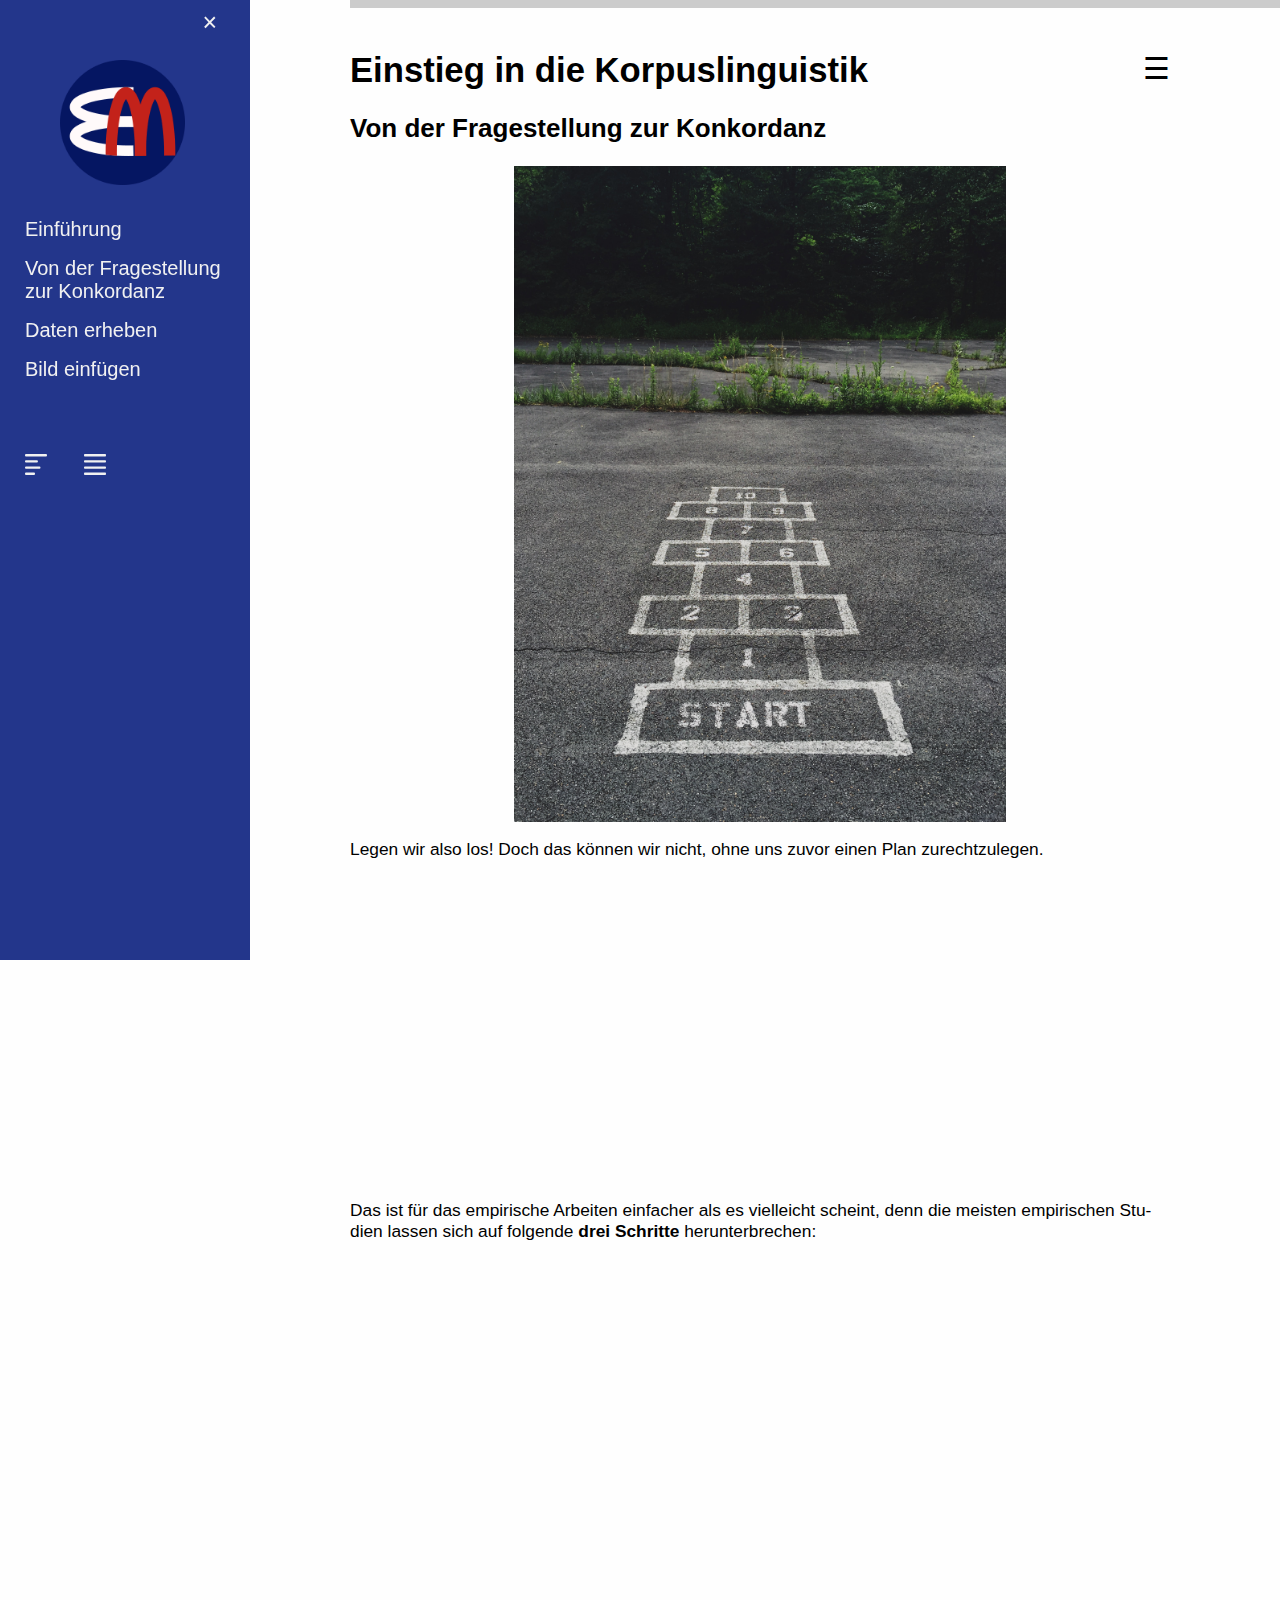
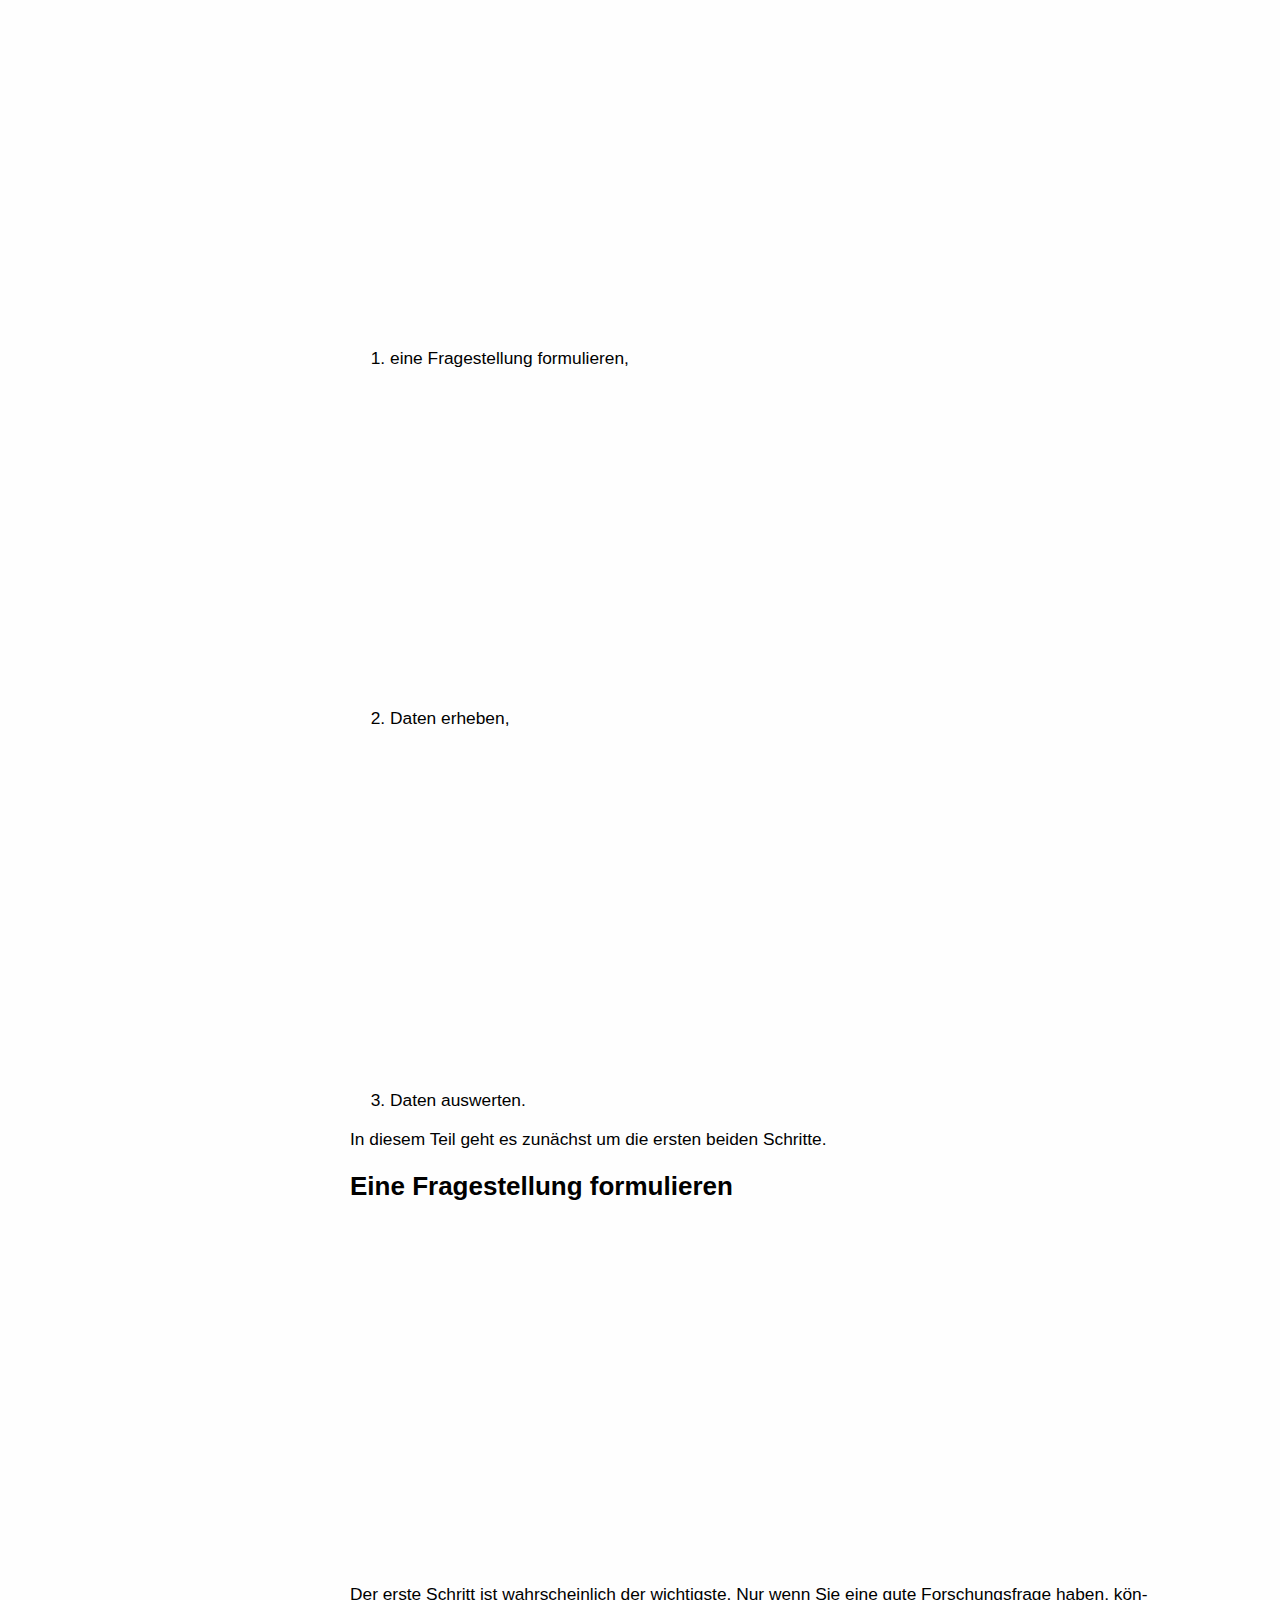
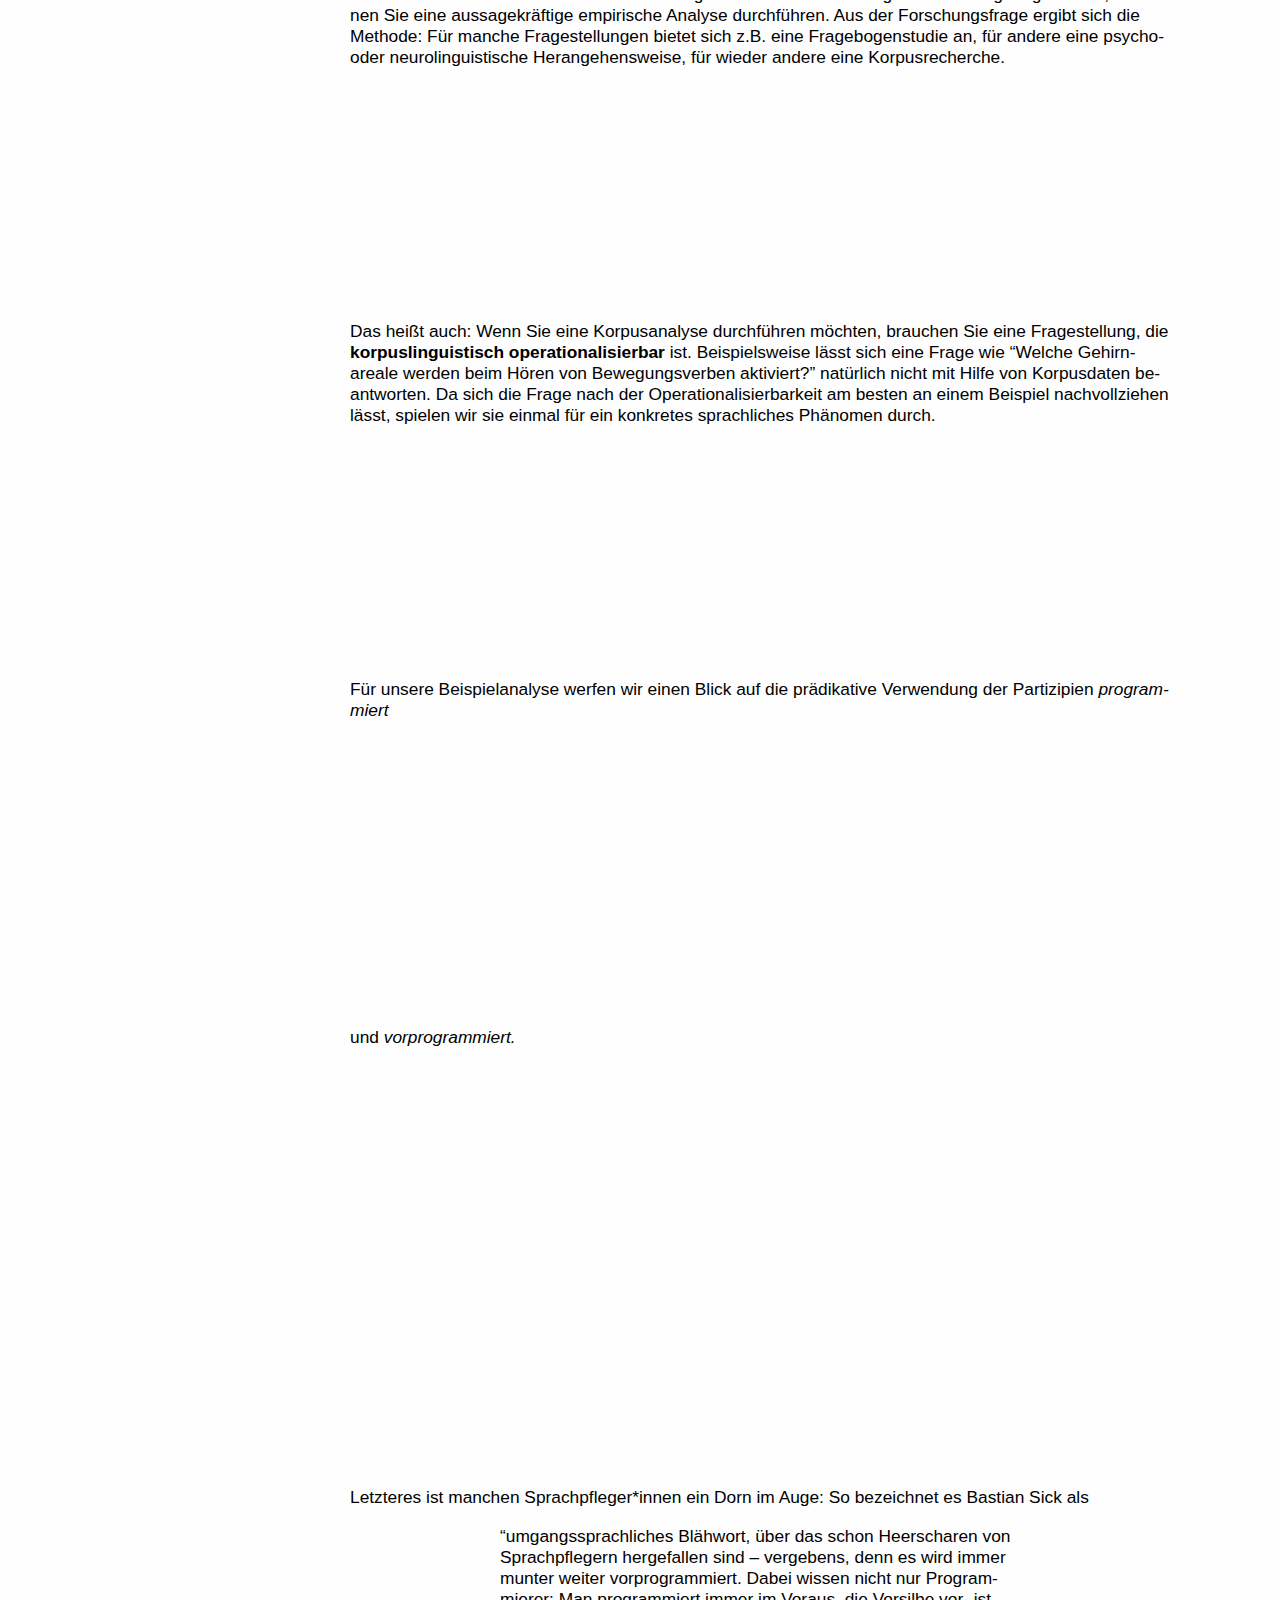
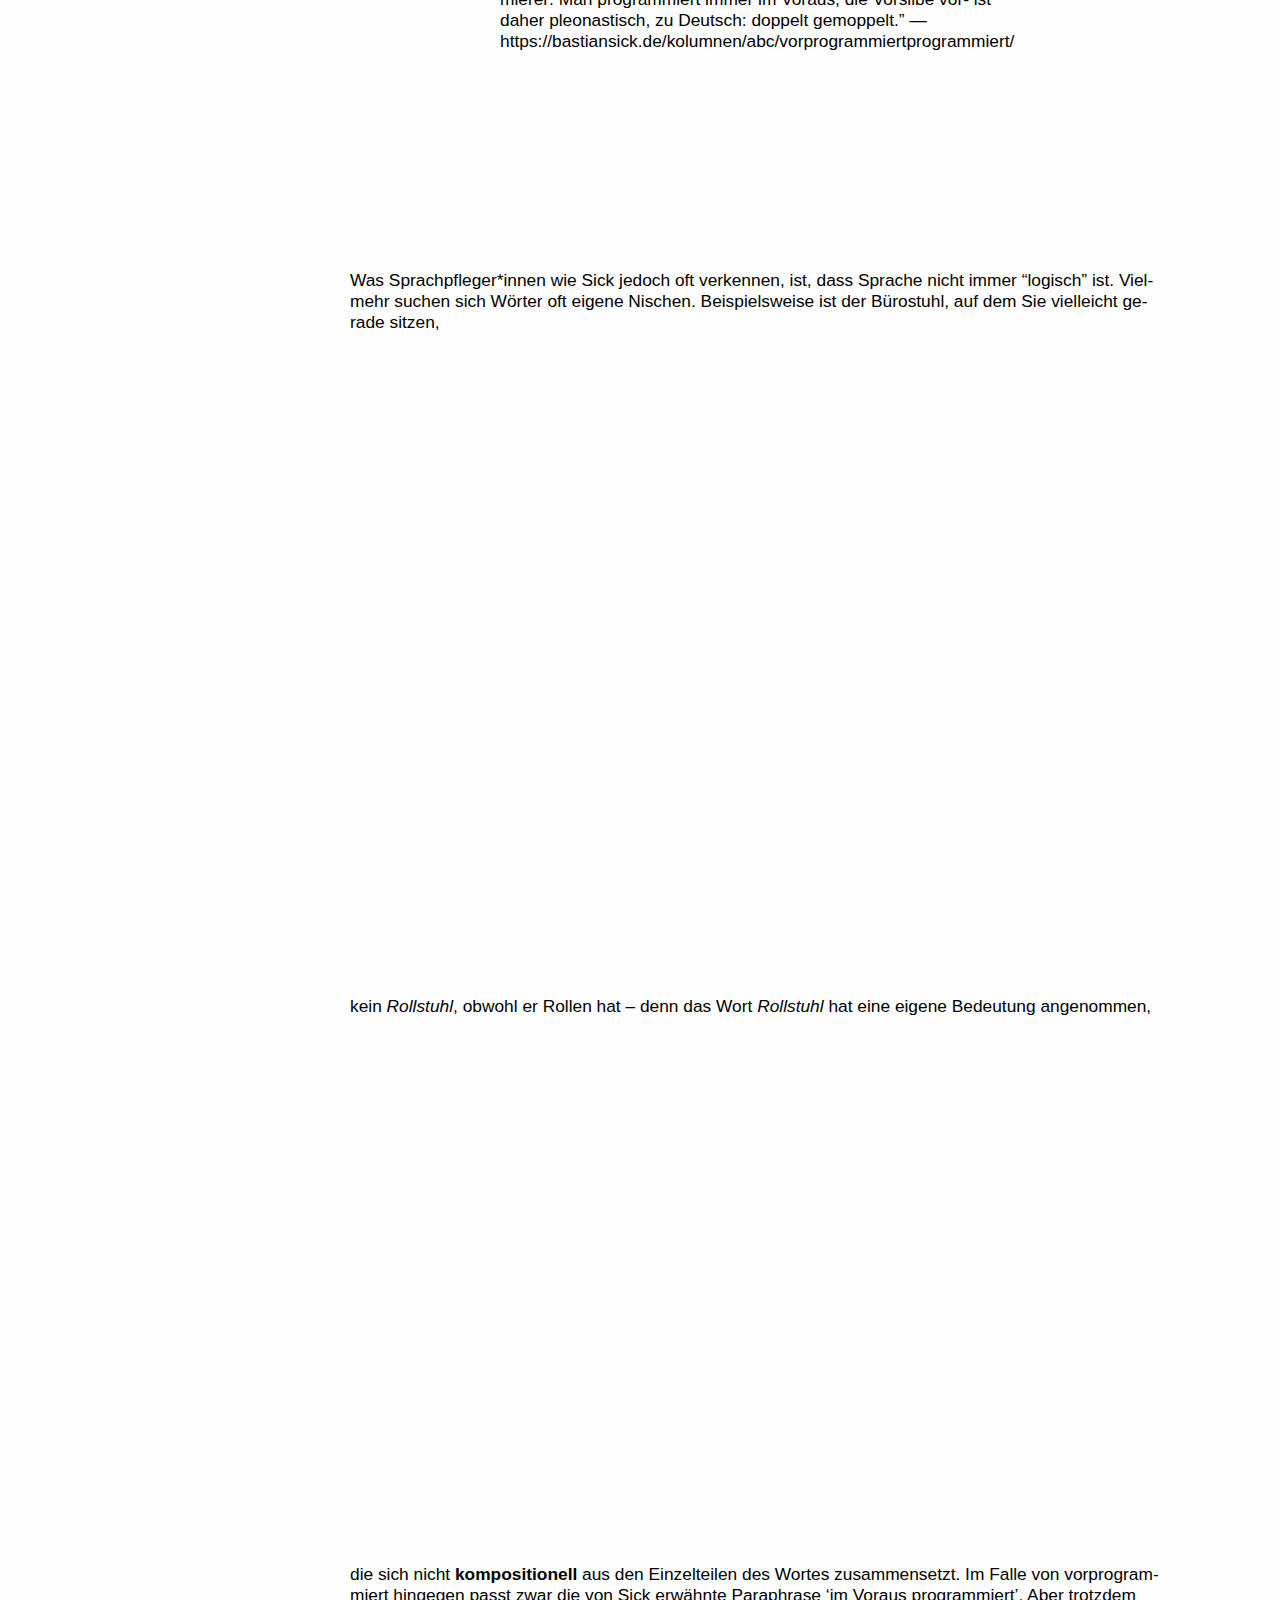
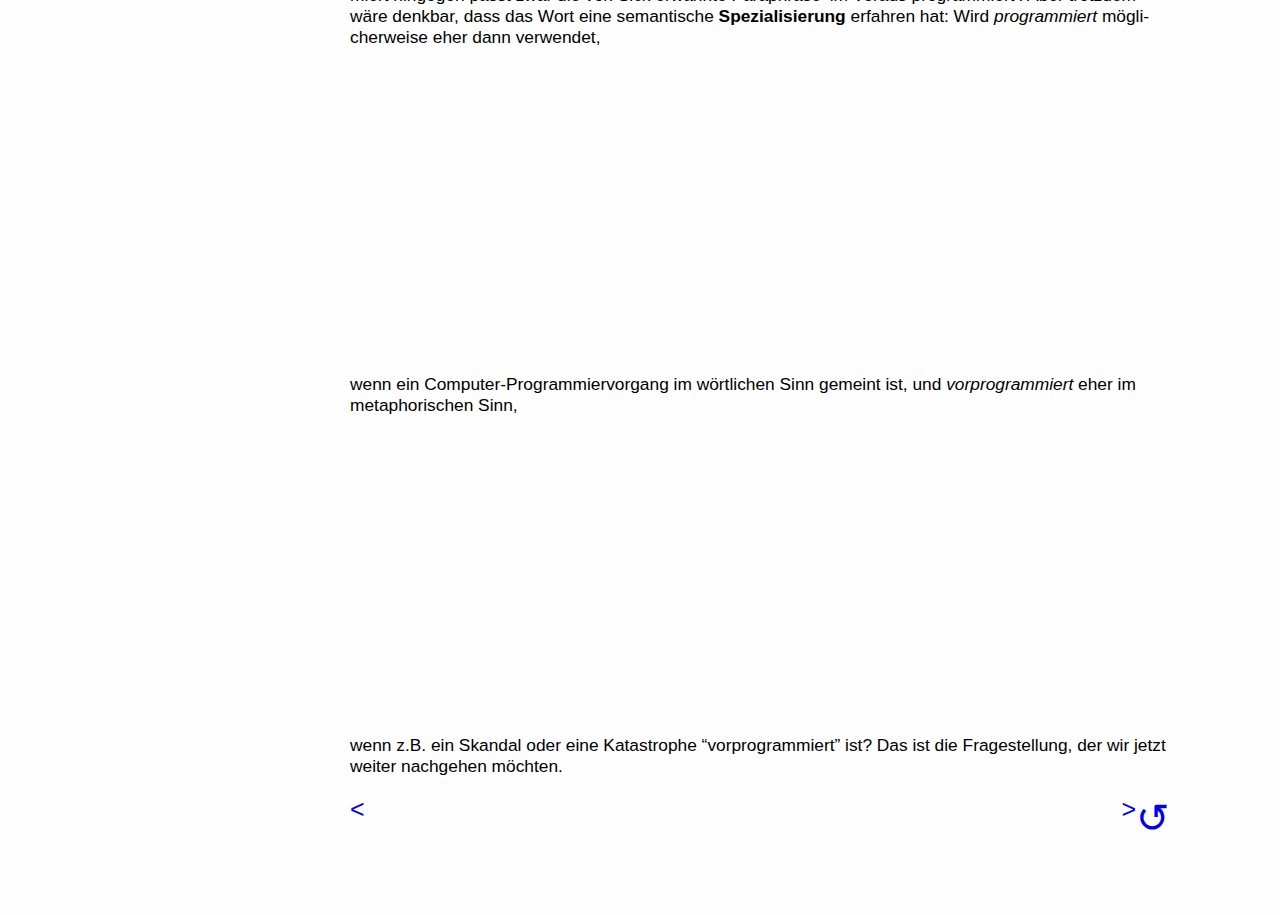
<file: chapters/01-fragestellung-zur-konkordanz.html>
<!DOCTYPE html>
<html lang="de">

<head>
	<title>Einstieg in die Korpuslinguistik</title>
	<meta charset="UTF-8">
	<link rel="icon" href="../img/empiricalmethods-logo-favicon.png">
	<script src="https://ajax.googleapis.com/ajax/libs/jquery/3.3.1/jquery.min.js"></script>
	<script src="../scripts/sidenav.js"></script>
	<script src="../scripts/smoothscroll.js"></script>
	<script src="../scripts/progressbar.js"></script>
	<script src="../scripts/justified.js"></script>
	<script src="../scripts/fontsize.js"></script>
	<script src="../scripts/fade.js"></script>
	<link rel="stylesheet" href="../styles/styles.css">

	<!-- show navigation bar -->
	<script type = "text/javascript">window.onload = openNav;</script>

	
</head>

<!-- main content -->
<div id="main">

<!-- progress bar -->
<div class="header">
	<div class="progress-container">
	  <div class="progress-bar" id="myBar"></div>
	</div>
</div>
  

<!-- main body -->
<body class="animate-in">
<div id="header">
	<div id="mySidenav" class="sidenav">
		<a href="javascript:void(0)" class="closebtn" onclick="toggleNav()">&times;</a>
		<img src="../img/empiricalmethods-logo-favicon.png" style="padding-left:60px;padding-bottom:20px;width:50%;height:auto;"></img>
		<a href="../index.html">Einführung</a>
		<a href="#About">Von der Fragestellung zur Konkordanz</a>
		<a href="02-daten-erheben.html">Daten erheben</a>
		<a href="#further">Bild einfügen</a>
		<p style="leftnavicons">
		<div class="sidenav-bottom">
			<a style="cursor: pointer" onclick="leftalign()" id="trigram">
				<img id="align" src="../img/leftaligned-icon.svg"></img>
			</a>
		</div>
		<div class="sidenav-bottom">
			<a style="cursor: pointer" onclick="justify()" id="trigram">
				<img id="align" src="../img/justified-icon.svg"></img>
			</a>
		</div>
<!-- 		<div class="sidenav-bottom">
			<a style="cursor: pointer" onclick="decrfont()" id="trigram">
				<img id="align" src="../img/textsmaller.svg"></img>
			</a>
		</div>
		<div class="sidenav-bottom">
			<a style="cursor: pointer" onclick="incrfont()" id="trigram">
				<img id="align" src="../img/textbigger.svg"></img>
			</a>
		</div> -->
	</p>
		<!-- <a href="#bla"><img class="bottom" src = "../img/justified-icon.png"></img></a> -->
	  </div>

	  <span style="font-size:30px;cursor:pointer; float:right" onclick="toggleNav()">&#9776;</span>

	  <p>
	  <!-- <img src="../img/empiricalmethods-logo-small.png" style="float:left;height=40%;width=40%;padding-right:20px;"></img> -->
	  <h1>Einstieg in die Korpuslinguistik</h1>
	</p>
</div>
	<div class="main" id="About">

	  <h2>Von der Fragestellung zur Konkordanz</h2>
	

	  <img src="../img/jon-tyson-r9T0LZv8xWQ-unsplash.jpg" style="width:60%" class="center">
		
	 
	 <p>Legen wir also los! Doch das können wir nicht, ohne uns zuvor einen Plan zurechtzulegen. 
	</p>
	</div>
	<div class="fade">
	 
	  <img src="../img/idea-1876659_1920.jpg" alt="Idee" style="width:500px">
	</div>
	
	<div class="main">

		<p>Das ist für das empirische Arbeiten einfacher als es vielleicht scheint, denn die meisten empirischen Studien lassen sich auf folgende <strong>drei Schritte</strong> herunterbrechen:
		</p>

		</div>
	
		<div class="fade">
	
			<img src="../img/simone-secci-49uySSA678U-unsplash.jpg" style="width:500px">
	
		</div>

	<div class="main">
		<ol>
			<li>eine Fragestellung formulieren,</li>

			<div class="fade">
	
				<img src="../img/mika-baumeister-Wpnoqo2plFA-unsplash.jpg" style="width:500px">
		
			</div>

			<li>Daten erheben,</li>

			<div class="fade">
	
				<img src="../img/carlos-muza-hpjSkU2UYSU-unsplash.jpg" style="width:500px">
		
			</div>

			<li>Daten auswerten.</li>

		</ol>

		<p>In diesem Teil geht es zunächst um die ersten beiden Schritte.</p>


	</div>

	<h2>Eine Fragestellung formulieren</h2>

	<div class="fade">
		<img src="../img/gia-oris-_uM5_nG2ssc-unsplash.jpg" style="width:600px">
		
	</div>

	<div class="main">

		<p> Der erste Schritt ist wahrscheinlich der wichtigste. Nur wenn Sie eine gute Forschungsfrage haben, können Sie eine aussagekräftige empirische Analyse durchführen. Aus der Forschungsfrage ergibt sich die Methode: Für manche Fragestellungen bietet sich z.B. eine Fragebogenstudie an, für andere eine psycho- oder neurolinguistische Herangehensweise, für wieder andere eine Korpusrecherche.  </p>
	</div>

	<div class="fade">
		<img src="../img/doors-1767564_1920.png" style="width:400px">
		
	 </div>

	<div class="main">
		<p>Das heißt auch: Wenn Sie eine Korpusanalyse durchführen möchten, brauchen Sie eine Fragestellung, die <strong>korpuslinguistisch operationalisierbar</strong> ist. Beispielsweise lässt sich eine Frage wie “Welche Gehirnareale werden beim Hören von Bewegungsverben aktiviert?” natürlich nicht mit Hilfe von Korpusdaten beantworten.
			Da sich die Frage nach der Operationalisierbarkeit am besten an einem Beispiel nachvollziehen lässt, spielen wir sie einmal für ein konkretes sprachliches Phänomen durch. 
			</p>

			<div class="fade">
				<img src="../img/doors-1767563_1920.jpg" style="width:400px">
				
			 </div>	

			 <p>Für unsere Beispielanalyse werfen wir einen Blick auf die prädikative Verwendung der Partizipien <i>programmiert</i></p>

			 <div class="fade">
				<img src="../img/dual-screen-1745705_1280.png" style="width:400px">
				
			 </div>	

			 <p>und <i>vorprogrammiert.</i></p>

			 <div class="fade">
				<img src="../img/dual-screen-1745705_12803.png" style="width:400px">
				
			 </div>	

			 <p>Letzteres ist manchen Sprachpfleger*innen ein Dorn im Auge: So bezeichnet es Bastian Sick als</p>
				
			 <div class="quote">
			 <p>“umgangssprachliches Blähwort, über das schon Heerscharen von Sprachpflegern hergefallen sind – vergebens, denn es wird immer munter weiter vorprogrammiert. Dabei wissen nicht nur Programmierer: Man programmiert immer im Voraus, die Vorsilbe vor- ist daher pleonastisch, zu Deutsch: doppelt gemoppelt.” — https://bastiansick.de/kolumnen/abc/vorprogrammiertprogrammiert/</p>
			</div>

			<div class="fade">
				<img src="../img/arrogant-4625238_1280.png" style="width:200px">
				
			 </div>	

<p>Was Sprachpfleger*innen wie Sick jedoch oft verkennen, ist, dass Sprache nicht immer “logisch” ist. Vielmehr suchen sich Wörter oft eigene Nischen. Beispielsweise ist der Bürostuhl, auf dem Sie vielleicht gerade sitzen,</p>

<div class="fade">
	<img src="../img/desk-chair-4948326_1280.png" style="width:400px">
	
 </div>	

<p>kein <i>Rollstuhl</i>, obwohl er Rollen hat – denn das Wort <i>Rollstuhl</i> hat eine eigene Bedeutung angenommen,</p>

<div class="fade">
	<img src="../img/wheelchair-1819053_1280.png" style="width:400px">
	
 </div>	

<p>die sich nicht <strong>kompositionell</strong> aus den Einzelteilen des Wortes zusammensetzt. Im Falle von vorprogrammiert hingegen passt zwar die von Sick erwähnte Paraphrase ‘im Voraus programmiert’. Aber trotzdem wäre denkbar, dass das Wort eine semantische <strong>Spezialisierung</strong> erfahren hat: Wird <i>programmiert</i> möglicherweise eher dann verwendet,</p>
 
<div class="fade">
	<img src="../img/startup-849804_1920.jpg" style="width:400px">
	
 </div>	

 <p>wenn ein Computer-Programmiervorgang im wörtlichen Sinn gemeint ist, und <i>vorprogrammiert</i> eher im metaphorischen Sinn,</p>
 
 <div class="fade">
	<img src="../img/emergency-4314503_1280.png" style="width:400px">
	
 </div>	

 <p>wenn z.B. ein Skandal oder eine Katastrophe “vorprogrammiert” ist? Das ist die Fragestellung, der wir jetzt weiter nachgehen möchten.</p>

	</div>
  
	<div id="up" style="float:right;font-size:40px;color:red"><a href="#header">↺</a></div>
	
	<span style="font-size:25px;float:left;"><a href="../index.html"><</a></span>
	<span style="font-size:25px;float:right;"><a href="../index.html">></a></span>



</body>

<!-- fade effect-->
<script>
	window.addEventListener("beforeunload", function () {
		document.body.classList.add("animate-out");
	  });
	</script>  

</div>
</html>
</file>
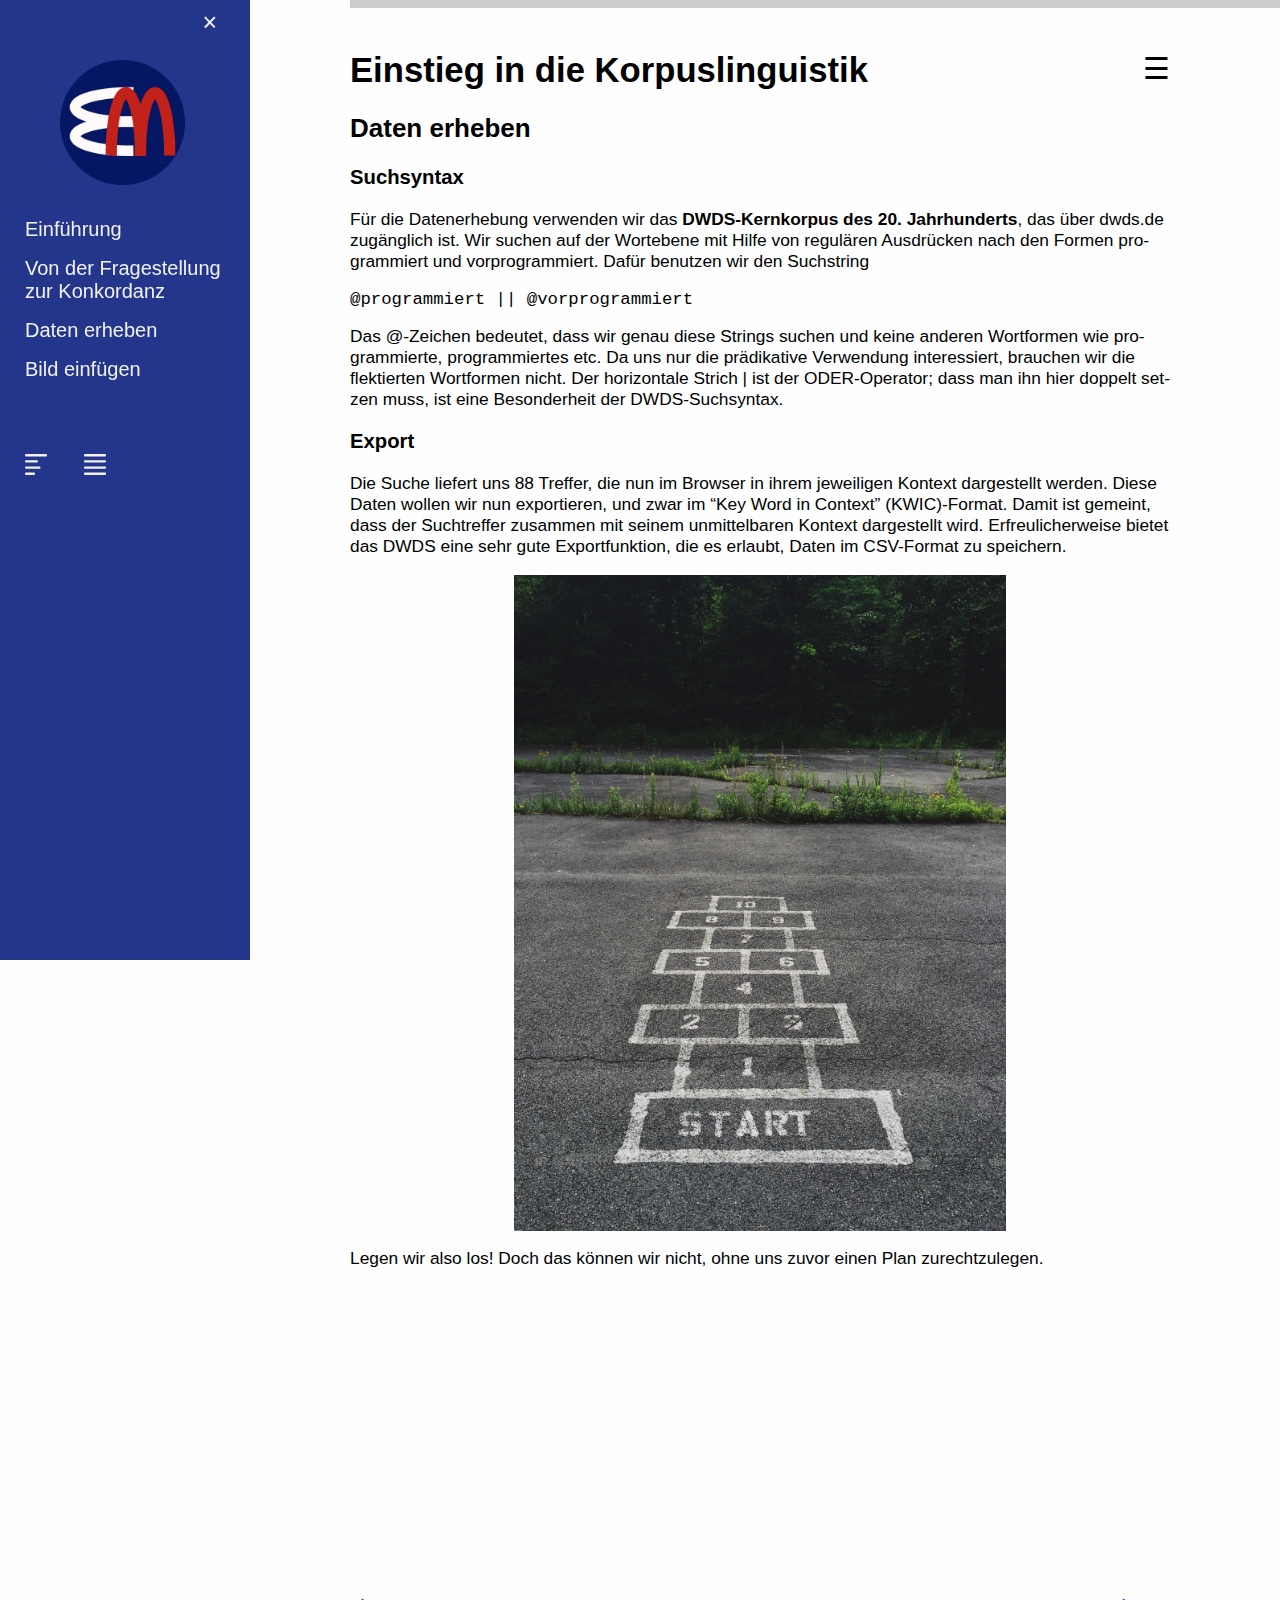
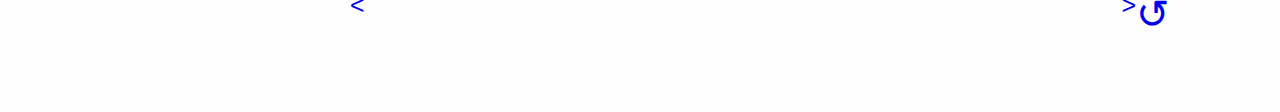
<file: chapters/02-daten-erheben.html>
<!DOCTYPE html>
<html lang="de">

<head>
	<title>Einstieg in die Korpuslinguistik</title>
	<meta charset="UTF-8">
	<link rel="icon" href="../img/empiricalmethods-logo-favicon.png">
	<script src="https://ajax.googleapis.com/ajax/libs/jquery/3.3.1/jquery.min.js"></script>
	<script src="../scripts/sidenav.js"></script>
	<script src="../scripts/smoothscroll.js"></script>
	<script src="../scripts/progressbar.js"></script>
	<script src="../scripts/justified.js"></script>
	<script src="../scripts/fontsize.js"></script>
	<script src="../scripts/fade.js"></script>
	<link rel="stylesheet" href="../styles/styles.css">

	<!-- show navigation bar -->
	<script type = "text/javascript">window.onload = openNav;</script>

	
</head>

<!-- main content -->
<div id="main">

<!-- progress bar -->
<div class="header">
	<div class="progress-container">
	  <div class="progress-bar" id="myBar"></div>
	</div>
</div>
  

<!-- main body -->
<body class="animate-in">
<div id="header">
	<div id="mySidenav" class="sidenav">
		<a href="javascript:void(0)" class="closebtn" onclick="toggleNav()">&times;</a>
		<img src="../img/empiricalmethods-logo-favicon.png" style="padding-left:60px;padding-bottom:20px;width:50%;height:auto;"></img>
		<a href="../index.html">Einführung</a>
		<a href="01-fragestellung-zur-konkordanz.html">Von der Fragestellung zur Konkordanz</a>
		<a href="#About">Daten erheben</a>
		<a href="#further">Bild einfügen</a>
		<p style="leftnavicons">
		<div class="sidenav-bottom">
			<a style="cursor: pointer" onclick="leftalign()" id="trigram">
				<img id="align" src="../img/leftaligned-icon.svg"></img>
			</a>
		</div>
		<div class="sidenav-bottom">
			<a style="cursor: pointer" onclick="justify()" id="trigram">
				<img id="align" src="../img/justified-icon.svg"></img>
			</a>
		</div>
<!-- 		<div class="sidenav-bottom">
			<a style="cursor: pointer" onclick="decrfont()" id="trigram">
				<img id="align" src="../img/textsmaller.svg"></img>
			</a>
		</div>
		<div class="sidenav-bottom">
			<a style="cursor: pointer" onclick="incrfont()" id="trigram">
				<img id="align" src="../img/textbigger.svg"></img>
			</a>
		</div> -->
	</p>
		<!-- <a href="#bla"><img class="bottom" src = "../img/justified-icon.png"></img></a> -->
	  </div>

	  <span style="font-size:30px;cursor:pointer; float:right" onclick="toggleNav()">&#9776;</span>

	  <p>
	  <!-- <img src="../img/empiricalmethods-logo-small.png" style="float:left;height=40%;width=40%;padding-right:20px;"></img> -->
	  <h1>Einstieg in die Korpuslinguistik</h1>
	</p>
</div>
	<div class="main" id="About">

	  <h2>Daten erheben</h2>

	  <h3>Suchsyntax</h3>

	 <p>Für die Datenerhebung verwenden wir das <strong>DWDS-Kernkorpus des 20. Jahrhunderts</strong>, das über dwds.de zugänglich ist. Wir suchen auf der Wortebene mit Hilfe von regulären Ausdrücken nach den Formen programmiert und vorprogrammiert. Dafür benutzen wir den Suchstring</p>
	<pre>@programmiert || @vorprogrammiert</pre>
	<p>Das @-Zeichen bedeutet, dass wir genau diese Strings suchen und keine anderen Wortformen wie programmierte, programmiertes etc. Da uns nur die prädikative Verwendung interessiert, brauchen wir die flektierten Wortformen nicht. Der horizontale Strich | ist der ODER-Operator; dass man ihn hier doppelt setzen muss, ist eine Besonderheit der DWDS-Suchsyntax.</p>

	<h3>Export</h3>
	
	<p>Die Suche liefert uns 88 Treffer, die nun im Browser in ihrem jeweiligen Kontext dargestellt werden. Diese Daten wollen wir nun exportieren, und zwar im “Key Word in Context” (KWIC)-Format. Damit ist gemeint, dass der Suchtreffer zusammen mit seinem unmittelbaren Kontext dargestellt wird. Erfreulicherweise bietet das DWDS eine sehr gute Exportfunktion, die es erlaubt, Daten im CSV-Format zu speichern.</p>

	  <img src="../img/jon-tyson-r9T0LZv8xWQ-unsplash.jpg" style="width:60%" class="center">
		
	 
	 <p>Legen wir also los! Doch das können wir nicht, ohne uns zuvor einen Plan zurechtzulegen. 
	</p>
	</div>
	<div class="fade">
	 
	  <img src="../img/idea-1876659_1920.jpg" alt="Idee" style="width:500px">
	</div>
	
	<div class="main">


	</div>
  
	<div id="up" style="float:right;font-size:40px;color:red"><a href="#header">↺</a></div>
	
	<span style="font-size:25px;float:left;"><a href="../index.html"><</a></span>
	<span style="font-size:25px;float:right;"><a href="../index.html">></a></span>



</body>

<!-- fade effect-->
<script>
	window.addEventListener("beforeunload", function () {
		document.body.classList.add("animate-out");
	  });
	</script>  

</div>
</html>
</file>
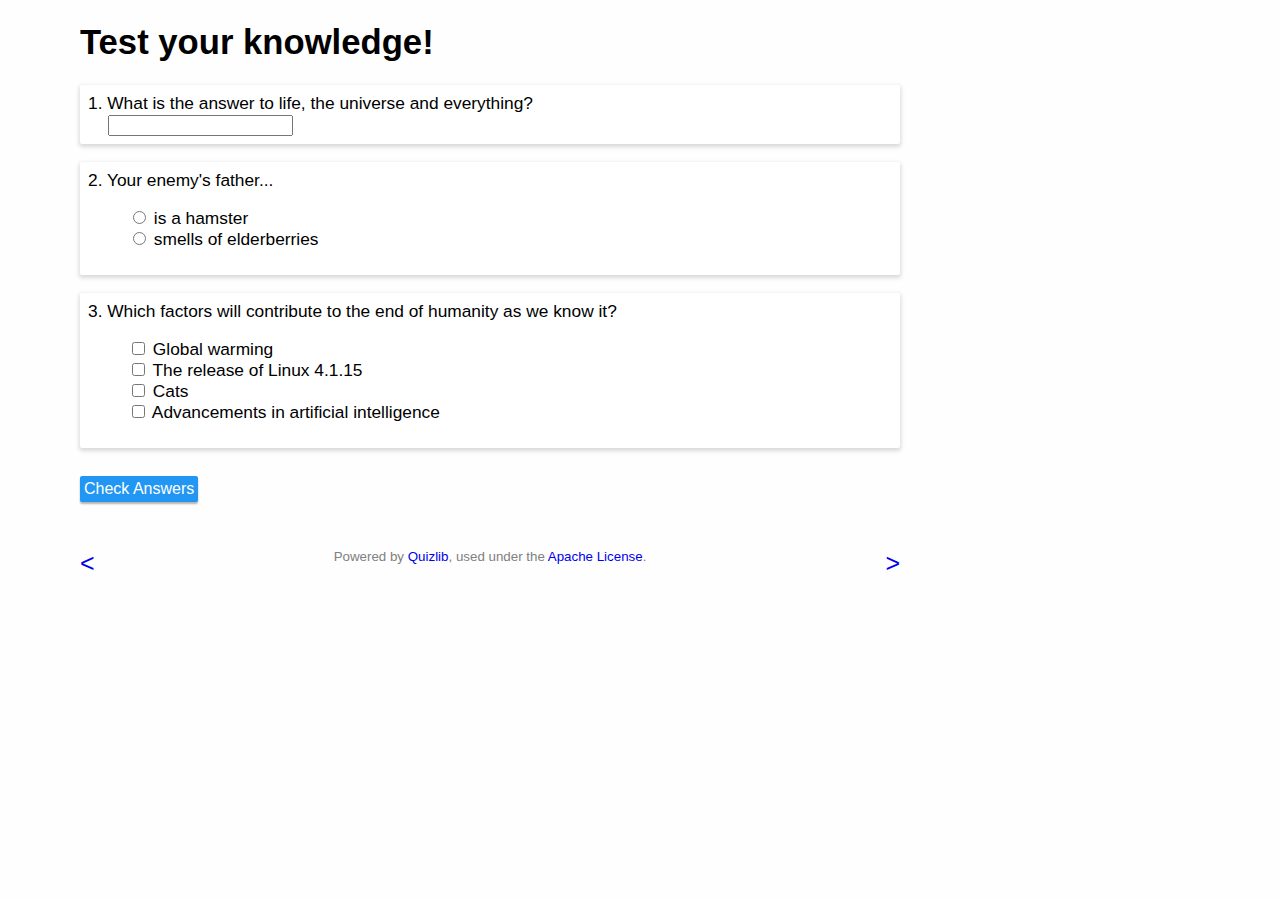
<file: quiz/quiz.html>
<!-- Try this example at https://alpsquid.github.io/quizlib -->

<!DOCTYPE html>
<html>
    <head>
        <meta charset='utf-8'>
        <script type="text/javascript" src="../scripts/quizlib.1.0.1.min.js"></script>
        <!-- Dev: <script type="text/javascript" src="../../src/quizlib.js"></script>-->
        <script type="text/javascript" src="../scripts/main.js"></script>
        <link rel="stylesheet" type="text/css" href="../styles/quizlib.min.css" media="screen">
        <!-- Dev: <link rel="stylesheet" type="text/css" href="../../src/quizlib.css" media="screen">-->
		<link rel="stylesheet" type="text/css" href="../styles/quizlib_stylesheet.css" media="screen">
		<link rel="stylesheet" type="text/css" href="../styles/styles.css">
        
        <title>Quizlib Example</title>
    </head>

    <body class="animate-in">

		<h1>Test your knowledge!</h1>


        <!-- Quiz Results -->
        <div id="quiz-result" class="card">
            You Scored <span id="quiz-percent"></span>% - <span id="quiz-score"></span>/<span id="quiz-max-score"></span><br/>
        </div>
        
        <!-- Quiz Container -->
        <div id="quiz">
            <!-- Question 1 -->
            <div class="card quizlib-question">
                <div class="quizlib-question-title">1. What is the answer to life, the universe and everything?</div>
                <div class="quizlib-question-answers">
                    <input type="text" name="q1">
                </div>
            </div>
            <!-- Question 2 -->
            <div class="card quizlib-question">
                <div class="quizlib-question-title">2. Your enemy's father...</div>
                <div class="quizlib-question-answers">
                    <ul>
                        <li><label><input type="radio" name="q2" value="a"> is a hamster</label></li>
                        <li><label><input type="radio" name="q2" value="b"> smells of elderberries</label></li>
                    </ul>
                </div>
            </div>
            <!-- Question 3 -->
            <div class="card quizlib-question">
                <div class="quizlib-question-title">3. Which factors will contribute to the end of humanity as we know it?</div>
                <div class="quizlib-question-answers">
                    <ul>
                        <li><label><input type="checkbox" name="q3" value="a"> Global warming</label></li>
                        <li><label><input type="checkbox" name="q3" value="b"> The release of Linux 4.1.15</label></li>
                        <li><label><input type="checkbox" name="q3" value="c"> Cats</label></li>
                        <li><label><input type="checkbox" name="q3" value="d"> Advancements in artificial intelligence</label></li>
                    </ul>
                </div>
            </div>
            <!-- Answer Button -->
            <button type="button" onclick="showResults();">Check Answers</button>
		</div>

	<p>

		<span style="font-size:25px;float:left;"><a href="../index.html"><</a></span>
		<span style="font-size:25px;float:right;"><a href="../index.html">></a></span>
	</p>
		<p style="text-align: center; font-size:10pt"><font color="grey">Powered by <a href="https://github.com/ALPSquid/quizlib" target="_blank">Quizlib</a>, used under the <a href="http://www.apache.org/licenses/LICENSE-2.0" target="_blank">Apache License</a>.</font></p>

	</body>
	
<!-- fade effect-->
<script>
	window.addEventListener("beforeunload", function () {
		document.body.classList.add("animate-out");
	  });
	</script>  

</html>
</file>
<file: styles/styles.css>
html{
    background-color: #fefefe
}

/* main document */
body {
  background-color: #fefefe;
  font-family: Open Sans, Arial;
  font-size: 13pt;
  margin-left: 80px;
  margin-right: 90px;
  margin-bottom: 100px;
  text-align: left;
  hyphens: auto;
}

/* use this style for inline code examples */
.hr1 {
	background-color: #fefefe;
	font-family: 'Courier New', Courier, monospace;
	color: rgba(119, 59, 10, 0.842);
	font-size: 13pt;
}

/* quotes */

.quote{
	margin-left:150px;
	margin-right:150px;
}


/* code elements */
code {
	font-family: Consolas,"courier new";
	color: rgb(128, 73, 84);
	background-color: #f1f1f1;
	padding: 2px;
	font-size: 105%;
  }

.code {
	font-family: Consolas,"courier new";
	background-color: #f1f1f1;
}

/* Header / Title */
.header {
    padding: 0px;
    text-align: left;
    background: #fefefe;
    font-family: Open Sans, Arial;
    margin-bottom: 20px
  }
  
  .header h1 {
    font-size: 40px;
    font-family: Open Sans, Arial;
    margin-bottom: 20px
  }

/* Bootstrap sidenav */

.wrapper {
    display: flex;
    width: 100%;
}

#sidebar {
    width: 250px;
    position: fixed;
    top: 0;
    left: 0;
    height: 100vh;
    z-index: 999;
    background: #1136ca;
    color: #fff;
    transition: all 0.3s;
}


/* Style the side navigation bar */
.sidenav {
	height: 100%;
	width: 0px;
	position: fixed;
	z-index: 1;
	top: 0;
	left: 0;
	background-color: #0a1f7ee5;
	overflow-x: hidden;
	transition: 0.5s;
	padding-top: 60px;
  }

  
  .sidenav a {
	padding: 8px 8px 8px 25px;
	text-decoration: none;
	font-size: 20px !important;
	color: #f1f1f1;
	display: block;
	transition: 0.3s;
  }
  
  .sidenav a:hover {
	color: #d4d4d462;
  }
  
  .sidenav .closebtn {
	position: absolute;
	top: 0;
	right: 25px;
	font-size: 25px !important;
	margin-left: 50px;
  }

  .sidenav-bottom {
	  margin-top:40px;
	  display: inline-block;
	  vertical-align:top;
	  white-space: nowrap;
  }

  .sidenav-top {
	  float: top;
  }

  @media screen and (max-height: 450px) {
	.sidenav {padding-top: 15px;}
	.sidenav a {font-size: 18px;}
  }


  /* push page content when using navigation */

  #main {
	transition: margin-left .5s; 
	padding: 20px;
  }
  

  .span-right{float:right!important}

  
  /* Style the top navigation bar */
  .topnav {
    overflow: hidden;
    background-color: #333;
 }
  
/* normal paragraphs */
p {
  background-color: #fefefe;
  color: black;
  font-family: Open Sans, Arial;
}

.bottomnav{
	background-color: transparent;
}

.leftnavicons{
	/* margin-left: 2px; */
	/* margin-right: 2px; */
	/* font-size: 25px !important; */
}

/* Style for accordions */
.accordion {
    background-color: #eee;
    color: #444;
    cursor: pointer;
    padding: 18px;
    width: 100%;
    border: none;
    text-align: left;
    outline: none;
    font-size: 15px;
    transition: 0.4s;
  }
  
  .active, .accordion:hover {
    background-color: #ccc; 
  }

  .accordion:after {
	content: '\002B';
	color: #777;
	font-weight: bold;
	font-size: 15px;
	float: right;
	margin-left: 5px;
  }
  
  .active:after {
	content: "\2212";
  }
  
  .panel {
    padding: 0 18px;
    display: none;
    background-color: white;
    overflow: hidden;
    text-align: left
  }

  mark.red {
    color:#ff0000;
    background: none
}

/* links */
a:link {
	font-style: normal;
	text-decoration: none;
}

a:visited {
	font-style: normal;
	text-decoration: none;
}

a:hover {
	color: red
}


/* progress bar */


/* Style the header: fixed position (always stay at the top) */
.header {
	position: fixed;
	top: 0;
	z-index: 1;
	width: 100%;
	background-color: #f1f1f1;
  }
  
  /* The progress container */
  .progress-container {
	width: 100%;
	height: 8px;
	background: #ccc;
  }
  
  /* The progress bar (scroll indicator) */
  .progress-bar {
	height: 8px;
	background: #0027d3d7;
	width: 0%;
  } 


  /* bottom navigation images */
  img.bottom{
	  position: fixed;
	  bottom: 0;
	  height:50%;
	  width:50%;
  }

  /* images */
  img{
	  width: 100%;
	  height: auto;

  }

  /* for centering images */
  .center {
	display: block;
	margin-left: auto;
	margin-right: auto;
	width: 50%;
  }

  /* icomoon font */
  @font-face {
	font-family: 'icomoon';
	src:  url('../fonts/icomoon.eot?a6lwon');
	src:  url('../fonts/icomoon.eot?a6lwon#iefix') format('embedded-opentype'),
	  url('../fonts/icomoon.ttf?a6lwon') format('truetype'),
	  url('../fonts/icomoon.woff?a6lwon') format('woff'),
	  url('../fonts/icomoon.svg?a6lwon#icomoon') format('svg');
	font-weight: normal;
	font-style: normal;
	font-display: block;
  }
  
  [class^="icon-"], [class*=" icon-"] {
	/* use !important to prevent issues with browser extensions that change fonts */
	font-family: 'icomoon' !important;
	speak: never;
	font-style: normal;
	font-weight: normal;
	font-variant: normal;
	text-transform: none;
	line-height: 1;
  
	/* Better Font Rendering =========== */
	-webkit-font-smoothing: antialiased;
	-moz-osx-font-smoothing: grayscale;
  }
  
  .icon-justified-icon:before {
	content: "\27f6";
	color: #e9e6e6;
  }
  .icon-leftaligned-icon:before {
	content: "\27f5";
	color: #e9e6e6;
  }

  /*Fade-in animations */
  .fade {
  background-color: #fefefe;
  font-family: Open Sans, Arial;
  font-size: 13pt;
  margin-left: 80px;
  margin-right: 90px;
  text-align: left;
  hyphens: auto;
	opacity: 1;
  }
  
  /* Page transitions */
  .animate-in {
    -webkit-animation: fadeIn .9s ease-in;
    animation: fadeIn .9s ease-in;
}

.animate-out {
    -webkit-transition: opacity .9s;
    transition: opacity .9s;
    opacity: 0;
}

@-webkit-keyframes fadeIn {
    from { opacity: 0; }
    to { opacity: 1; }
}

@keyframes fadeIn {
    from { opacity: 0; }
    to { opacity: 1; }
}
</file>
<file: styles/quizlib_stylesheet.css>
html {
  font-family: 'Helvetica Neue', Helvetica, Arial, serif;
}

body {
  width: 50%;
  min-width: 820px;
  margin: 0 auto;
}

.card {
  padding: 8px;
  background-color: #fff;
  -webkit-border-radius: 2px;
  -moz-border-radius: 2px;
  border-radius: 2px;
  -webkit-box-shadow: 0 2px 4px 1px rgba(0, 0, 0, 0.15);
  -moz-box-shadow: 0 2px 4px 1px rgba(0, 0, 0, 0.15);
  box-shadow: 0 2px 4px 1px rgba(0, 0, 0, 0.15);
}

#quiz-result {
  display: none;
  margin-bottom: 10px;
  
  text-align: center;
  font-family: 'Helvetica Neue', Helvetica, Arial, serif;
  font-size: 16px;
  color: #fff;
}

input[type="text"]  {
  margin-left: 20px;
}

button {
  margin-top: 10px;
  margin-bottom: 30px;
  padding: 4px;

  cursor: pointer;

  font-family: 'Helvetica Neue', Helvetica, Arial, serif;
  font-size: 16px;
  color: #fff;

  background-color: #2196f3;
  border: none;
  -webkit-border-radius: 2px;
  -moz-border-radius:2px;
  border-radius: 2px;
  -webkit-box-shadow: 0 2px 2px 0 rgba(0, 0, 0, 0.3);
  -moz-box-shadow: 0 2px 2px 0 rgba(0, 0, 0, 0.3);
  box-shadow: 0 2px 2px 0 rgba(0, 0, 0, 0.3);
}
button:hover {
  background-color: #1e88e5;
}
button:active {
  -webkit-box-shadow: 0 1px 3px 2px rgba(0, 0, 0, 0.3);
  -moz-box-shadow: 0 1px 3px 2px rgba(0, 0, 0, 0.3);
  box-shadow: 0 1px 3px 2px rgba(0, 0, 0, 0.3);
}
</file>
<file: styles/quizlib.min.css>
.quizlib-question{margin-bottom:1em}.quizlib-question-answers ul{list-style:none}.quizlib-question-warning{color:#f44336;margin-left:1em;margin-bottom:.5em}.quizlib-correct{color:#4caf50}.quizlib-incorrect{color:#f44336}
</file>
